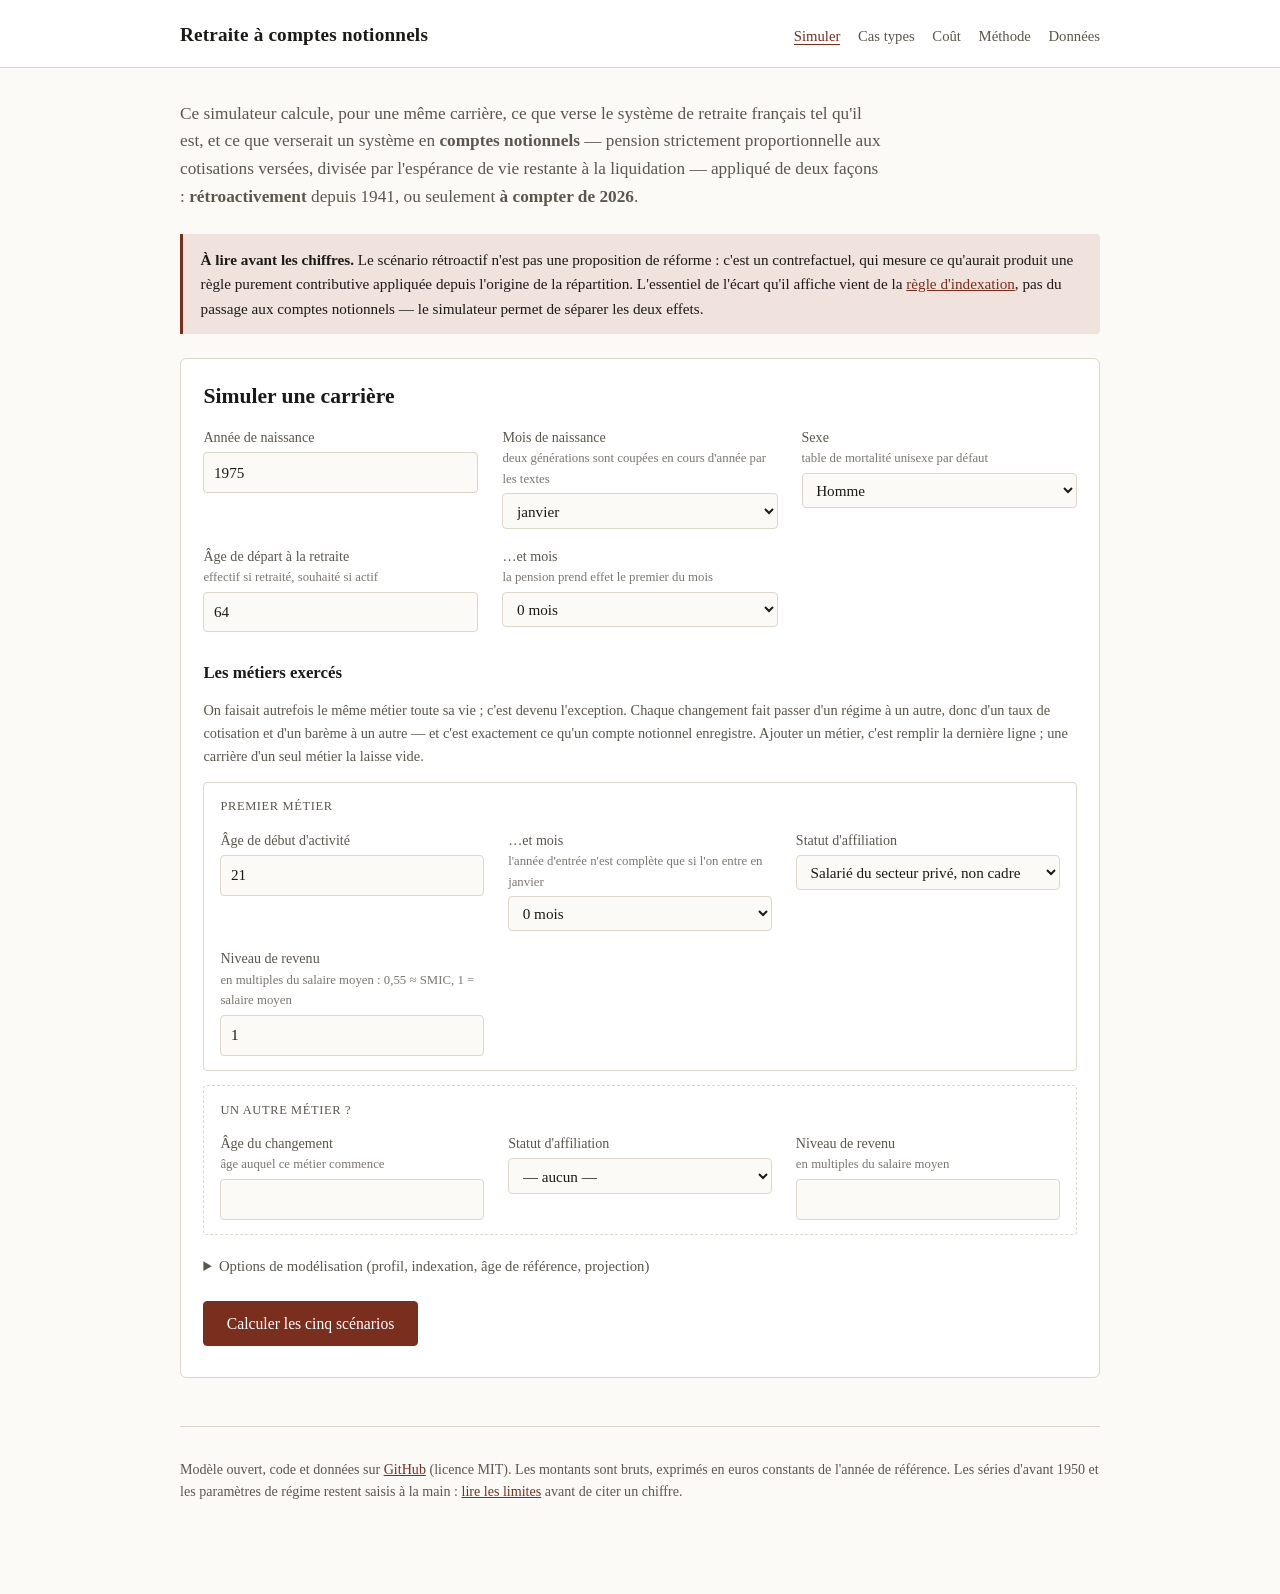
<file: index.html>
<!doctype html>
<html lang="fr">
<head>
<meta charset="utf-8">
<meta name="viewport" content="width=device-width, initial-scale=1">
<title>Retraite à comptes notionnels — simulateur</title>
<meta name="description" content="Simulateur d'un système de retraite français en comptes notionnels, appliqué rétroactivement depuis 1941. Le calcul s'exécute dans votre navigateur.">
<link rel="icon" href="data:image/svg+xml,<svg xmlns='http://www.w3.org/2000/svg' viewBox='0 0 32 32'><text y='26' font-size='26'>📈</text></svg>">

<!-- La feuille de style est extraite du module Python par
     scripts/construire_donnees.py : elle n'existe qu'en un seul endroit, celui
     où le modèle de référence décrit son propre rendu. -->
<link rel="stylesheet" href="moteur/style.css">
<link rel="preload" href="moteur/donnees.json" as="fetch" crossorigin>

<!-- Le portage est un graphe de modules profond de cinq niveaux : sans ces
     déclarations le navigateur ne découvre chaque niveau qu'après avoir reçu le
     précédent, soit cinq aller-retours avant que le modèle puisse tourner. Les
     annoncer tous ici les fait partir ensemble, dès la lecture de l'en-tête.
     La liste est verrouillée sur le contenu de moteur/js/ par un test. -->
<link rel="modulepreload" href="moteur/js/pages.js">
<link rel="modulepreload" href="moteur/js/simulateur.js">
<link rel="modulepreload" href="moteur/js/scenario-notionnel.js">
<link rel="modulepreload" href="moteur/js/age-reference.js">
<link rel="modulepreload" href="moteur/js/carriere.js">
<link rel="modulepreload" href="moteur/js/compte.js">
<link rel="modulepreload" href="moteur/js/conversion.js">
<link rel="modulepreload" href="moteur/js/cout.js">
<link rel="modulepreload" href="moteur/js/depenses.js">
<link rel="modulepreload" href="moteur/js/fusion.js">
<link rel="modulepreload" href="moteur/js/gabarit.js">
<link rel="modulepreload" href="moteur/js/indexation.js">
<link rel="modulepreload" href="moteur/js/macro.js">
<link rel="modulepreload" href="moteur/js/mortalite.js">
<link rel="modulepreload" href="moteur/js/scenario-actuel.js">
<link rel="modulepreload" href="moteur/js/calendrier.js">
<link rel="modulepreload" href="moteur/js/castypes.js">
<link rel="modulepreload" href="moteur/js/config.js">
<link rel="modulepreload" href="moteur/js/format.js">
<link rel="modulepreload" href="moteur/js/regimes.js">
<link rel="modulepreload" href="moteur/js/serie.js">

<style>
  /* Écran d'attente. Il ne s'affiche qu'au-delà d'un tiers de seconde : sur une
     connexion rapide le simulateur est prêt avant, et un écran qui n'aurait
     clignoté que le temps d'être aperçu vaut moins que rien. Le retard est en
     CSS et non en JavaScript, parce que l'attente qu'il couvre se produit
     justement avant que le moindre script ne soit chargé. */
  #amorce { max-width: 34rem; margin: 0 auto; padding: 5rem 1.5rem; text-align: center;
            animation: paraitre 0.25s ease-out 0.35s both; }
  #amorce h1 { font-size: 1.4rem; font-weight: 600; margin: 0 0 0.75rem; }
  #amorce p { color: var(--texte-doux); font-size: 0.98rem; }
  #amorce .jauge { height: 6px; width: min(24rem, 80%); margin: 2rem auto 0;
                   background: var(--fond-appui); border-radius: 3px; overflow: hidden; }
  #amorce .jauge > span { display: block; height: 100%; width: 30%;
                          background: var(--accent);
                          animation: glisse 1.4s ease-in-out infinite; }
  @keyframes paraitre { from { opacity: 0; } to { opacity: 1; } }
  /* Lue par les synthèses vocales, jamais affichée : le contenu de <main> est
     remplacé en bloc à chaque calcul, ce qu'un lecteur d'écran ne signale pas
     de lui-même. */
  .hors-ecran { position: absolute; width: 1px; height: 1px; overflow: hidden;
                clip-path: inset(50%); white-space: nowrap; }
  .replique { text-align: left; border-left: 3px solid var(--accent);
              background: var(--fond-appui); padding: 0.9rem 1.1rem; margin-top: 1.5rem;
              font-size: 0.92rem; }
</style>
</head>
<body>

<p id="annonce" class="hors-ecran" role="status" aria-live="polite"></p>

<div id="amorce">
  <h1>Retraite à comptes notionnels</h1>
  <p>Le simulateur se prépare. Le modèle et les données de référence s'exécutent
  dans votre navigateur : rien n'est envoyé à un serveur, et il n'y a rien à
  installer.</p>
  <div class="jauge"><span></span></div>
  <noscript>
    <div class="replique">Ce simulateur a besoin de JavaScript : le calcul se fait
    dans votre navigateur, il n'y a pas de serveur pour le faire à sa place.</div>
  </noscript>
</div>

<script type="module">
import { Contexte, TITRES, rendre } from "./moteur/js/pages.js";
import * as gabarit from "./moteur/js/gabarit.js";

const amorce = document.getElementById("amorce");
let contexte = null;

function echec(titre, detail) {
  amorce.innerHTML = `<h1>${titre}</h1><div class="replique">${detail}</div>`;
}

// -- démarrage ---------------------------------------------------------------

async function preparer() {
  // Requête volontairement nue : c'est celle que décrit le <link rel="preload">
  // de l'en-tête, `crossorigin` compris. Toute option qui s'en écarterait ferait
  // manquer le préchargement, et le paquet serait téléchargé deux fois.
  const reponse = await fetch("moteur/donnees.json", { cache: "force-cache" });
  if (!reponse.ok) {
    throw new Error(`moteur/donnees.json introuvable (${reponse.status})`);
  }
  const paquet = await reponse.json();

  contexte = new Contexte(paquet);
  // Construit le simulateur du jeu de paramètres par défaut — séries, tables de
  // mortalité et catalogue des régimes. C'est la seule opération qui coûte, et
  // les simulations suivantes la réutilisent.
  contexte.simulateur();
}

// -- rendu -------------------------------------------------------------------

function coquille() {
  amorce.remove();
  // Le pied est posé une fois, à côté de <main> et non dedans : un <footer>
  // imbriqué dans <main> n'est pas un repère « contentinfo » et disparaît de la
  // navigation par repères. Il est statique, le reconstruire à chaque rendu ne
  // servait rien non plus.
  document.body.insertAdjacentHTML("beforeend",
    '<div id="entete"></div><main id="contenu"></main>' + gabarit.pied());
}

// Ce que la synthèse vocale doit entendre après un calcul. Le contenu de <main>
// est remplacé en bloc : sans cette annonce, valider le formulaire ne produit
// aucun retour audible, alors que c'est l'interaction centrale du site.
function annoncer(texte) {
  const region = document.getElementById("annonce");
  // Vider d'abord : deux calculs qui donnent le même texte doivent s'entendre
  // deux fois, et une région dont le contenu ne change pas reste muette.
  region.textContent = "";
  setTimeout(() => { region.textContent = texte; }, 50);
}

// Résumé parlé d'une page rendue : le refus de saisie s'il y en a un, sinon les
// scénarios chiffrés, sinon le seul titre.
function resume(titre, contenu) {
  const refus = contenu.querySelector(".erreur");
  if (refus) { return `${titre}. ${refus.textContent.trim()}`; }

  const scenarios = [...contenu.querySelectorAll(".scenario")].map((bloc) => {
    const nom = bloc.querySelector(".titre")?.textContent.trim();
    const mensuel = bloc.querySelector(".mensuel")?.textContent.trim();
    return nom && mensuel ? `${nom} : ${mensuel} par mois` : null;
  }).filter(Boolean);

  return scenarios.length
    ? `${titre}. ${scenarios.length} scénarios calculés. ${scenarios.join(". ")}.`
    : `${titre}.`;
}

function chargement(message) {
  return `<div class="chargement">${message}<div class="jauge"><span></span></div></div>`;
}

function adresse() {
  const brut = location.hash.replace(/^#/, "") || "/";
  const separation = brut.indexOf("?");
  const chemin = separation === -1 ? brut : brut.slice(0, separation);
  const requete = separation === -1 ? "" : brut.slice(separation + 1);
  const parametres = {};
  new URLSearchParams(requete).forEach((valeur, cle) => { parametres[cle] = valeur; });
  return { chemin: chemin || "/", parametres };
}

// Ce qu'annonce l'écran d'attente des pages qui calculent longtemps : mieux
// vaut dire ce qui prend du temps que laisser une jauge tourner sans motif.
const MESSAGES_ATTENTE = {
  "/cas-types": "Calcul des 12 cas types sur 7 générations…",
  "/cout": "Calcul des 12 cas types sur 19 générations, puis de soixante-six "
    + "années de dépense…",
};

// Les options de modélisation restent ouvertes d'une simulation à l'autre :
// qui les a dépliées une fois y revient.
let optionsDepliees = false;

async function afficher() {
  const cible = adresse();
  const contenu = document.getElementById("contenu");
  const details = contenu.querySelector("form details");
  if (details) { optionsDepliees = details.open; }

  document.body.classList.add("calcul-en-cours");
  contenu.innerHTML = chargement(
    MESSAGES_ATTENTE[cible.chemin] || "Calcul en cours…",
  );
  // Laisse le navigateur peindre l'attente avant de bloquer sur le calcul.
  await new Promise((suite) => { setTimeout(suite, 20); });

  let titre;
  let corps;
  try {
    [titre, corps] = rendre(contexte, cible.chemin in TITRES ? cible.chemin : "/",
      cible.parametres);
  } catch (erreur) {
    document.body.classList.remove("calcul-en-cours");
    contenu.innerHTML = '<div class="erreur"><strong>Le calcul a échoué.</strong> '
      + String(erreur).replace(/[<>&]/g, "") + "</div>";
    annoncer(`Le calcul a échoué. ${String(erreur).replace(/[<>&]/g, "")}`);
    return;
  }

  document.getElementById("entete").innerHTML = gabarit.entete(cible.chemin);
  contenu.innerHTML = corps;
  document.title = `${titre} — Retraite en comptes notionnels`;
  document.body.classList.remove("calcul-en-cours");
  annoncer(resume(titre, contenu));

  const nouveauDetails = contenu.querySelector("form details");
  if (nouveauDetails && optionsDepliees) { nouveauDetails.open = true; }
  window.scrollTo({ top: 0 });
}

// -- navigation --------------------------------------------------------------

document.addEventListener("submit", (evenement) => {
  const formulaire = evenement.target.closest("form");
  if (!formulaire) { return; }
  evenement.preventDefault();

  const parametres = new URLSearchParams();
  new FormData(formulaire).forEach((valeur, cle) => {
    if (String(valeur).trim() !== "") { parametres.set(cle, valeur); }
  });
  const cible = `#/?${parametres.toString()}`;
  if (location.hash === cible) { afficher(); } else { location.hash = cible; }
});

window.addEventListener("hashchange", afficher);

preparer().then(() => {
  coquille();
  return afficher();
}).catch((erreur) => {
  echec(
    "Le simulateur n'a pas pu se charger",
    `<p>${String(erreur)}</p>`
    + "<p>Le modèle et ses données sont servis depuis ce dépôt : un réseau "
    + "coupé pendant le chargement, ou un navigateur qui bloque les modules "
    + "JavaScript, peuvent l'empêcher d'aboutir. Recharger la page suffit "
    + "souvent ; sinon, un navigateur à jour (Firefox, Chrome, Safari, Edge) "
    + "règle le problème.</p>"
    + '<p><a href="https://github.com/wald52/retraitecomptenotionelle">'
    + "Le dépôt du projet</a></p>",
  );
});
</script>
</body>
</html>
</file>
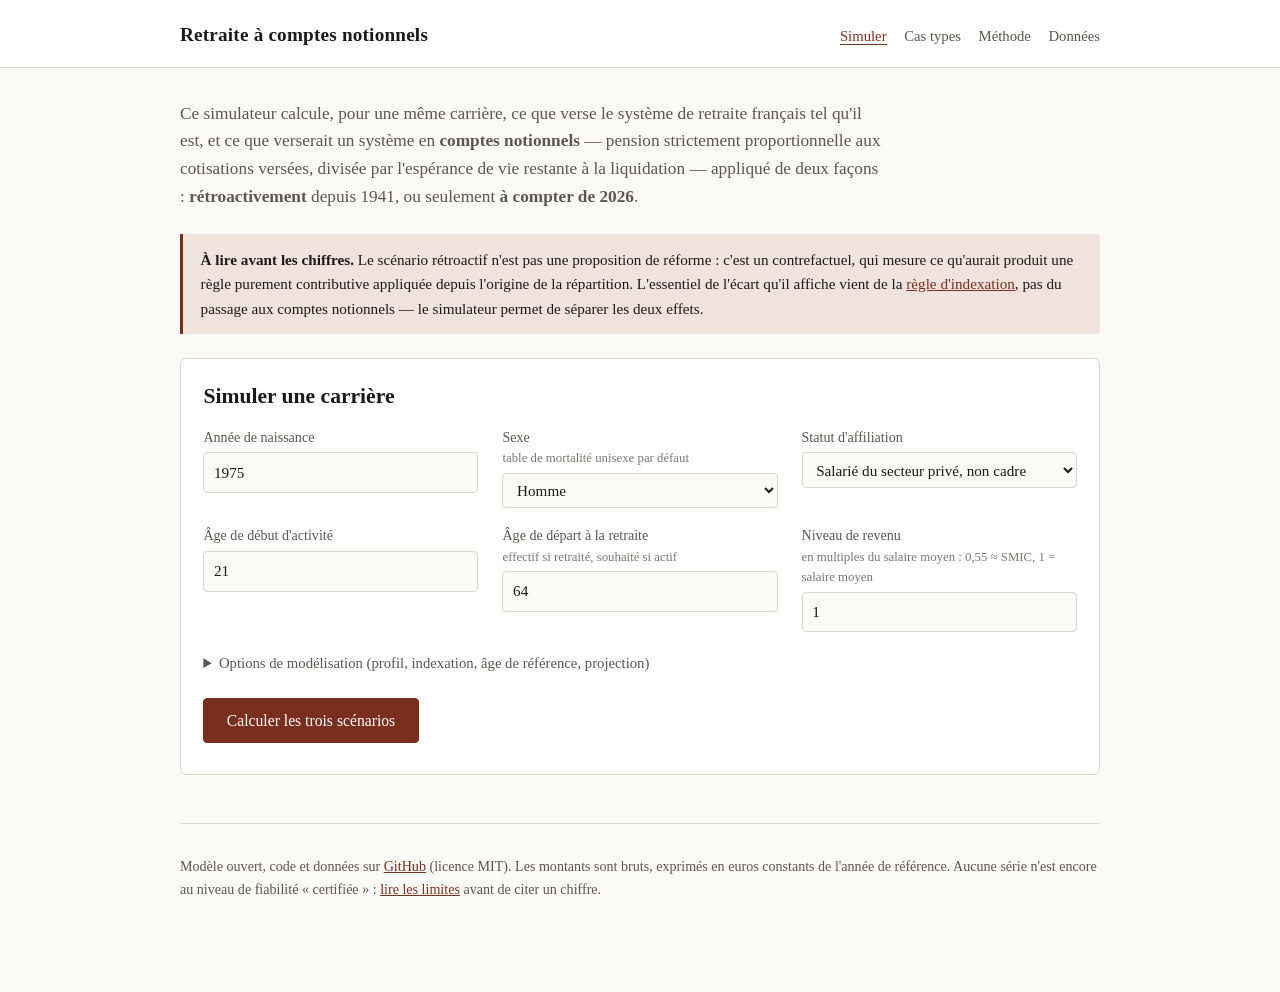
<file: docs/index.html>
<!doctype html>
<html lang="fr">
<head>
<meta charset="utf-8">
<meta name="viewport" content="width=device-width, initial-scale=1">
<title>Retraite à comptes notionnels — simulateur</title>
<meta name="description" content="Simulateur d'un système de retraite français en comptes notionnels, appliqué rétroactivement depuis 1941. Le calcul s'exécute dans votre navigateur.">
<link rel="icon" href="data:image/svg+xml,<svg xmlns='http://www.w3.org/2000/svg' viewBox='0 0 32 32'><text y='26' font-size='26'>📈</text></svg>">

<!-- Style d'amorçage, le temps que le moteur se charge. La feuille de style
     complète est produite par le module Python, pour n'exister qu'en un seul
     endroit. -->
<style>
  :root { color-scheme: light dark; --fond: #fbfaf7; --texte: #1b1a17;
          --texte-doux: #5c574d; --accent: #7a2e1e; --trait: #ddd7cb;
          --fond-appui: #f2efe9; }
  @media (prefers-color-scheme: dark) {
    :root { --fond: #16151a; --texte: #ece9e3; --texte-doux: #a5a099;
            --accent: #e08b6f; --trait: #35333c; --fond-appui: #26252c; }
  }
  body { margin: 0; background: var(--fond); color: var(--texte);
         font-family: "Iowan Old Style", "Palatino Linotype", Palatino, Georgia, serif;
         font-size: 17px; line-height: 1.6; }
  #amorce { max-width: 34rem; margin: 0 auto; padding: 5rem 1.5rem; text-align: center; }
  #amorce h1 { font-size: 1.4rem; font-weight: 600; margin: 0 0 0.75rem; }
  #amorce p { color: var(--texte-doux); font-size: 0.98rem; }
  #etape { font-size: 0.92rem; margin-top: 1.75rem; }
  .jauge { height: 6px; width: min(24rem, 80%); margin: 0.9rem auto 0;
           background: var(--fond-appui); border-radius: 3px; overflow: hidden; }
  .jauge > span { display: block; height: 100%; width: 30%; background: var(--accent);
                  animation: glisse 1.4s ease-in-out infinite; }
  @keyframes glisse { 0% { transform: translateX(-100%); } 100% { transform: translateX(333%); } }
  #amorce.echec .jauge { display: none; }
  #amorce code { background: var(--fond-appui); padding: 0.1rem 0.35rem;
                 border-radius: 3px; font-size: 0.88rem; }
  .replique { text-align: left; border-left: 3px solid var(--accent);
              background: var(--fond-appui); padding: 0.9rem 1.1rem; margin-top: 1.5rem;
              font-size: 0.92rem; }
</style>
<style id="style-simulateur"></style>
</head>
<body>

<div id="amorce">
  <h1>Retraite à comptes notionnels</h1>
  <p>Le simulateur se prépare. Le modèle — code Python et données de référence —
  s'exécute dans votre navigateur : rien n'est envoyé à un serveur, et il n'y a
  rien à installer. Le premier chargement prend quelques secondes, les suivants
  sont immédiats.</p>
  <div id="etape">Démarrage…</div>
  <div class="jauge"><span></span></div>
  <noscript>
    <div class="replique">Ce simulateur a besoin de JavaScript : le calcul se fait
    dans votre navigateur, il n'y a pas de serveur pour le faire à sa place.</div>
  </noscript>
</div>

<script src="pyodide/pyodide.js"></script>
<script>
(function () {
  "use strict";

  // Tout est servi depuis ce dépôt : l'environnement Python comme le modèle.
  // Aucune requête vers un tiers, rien à installer, rien à autoriser.
  const INDEX_PYODIDE = "pyodide/";
  const RACINE = "/simulateur";
  const amorce = document.getElementById("amorce");
  let moteur = null;      // module Python retraite_notionnelle.web.navigateur
  let rendu = null;       // fonction (chemin, parametres) -> {titre, corps, ...}

  function etape(texte) {
    document.getElementById("etape").textContent = texte;
  }

  function echec(titre, detail) {
    amorce.classList.add("echec");
    amorce.innerHTML =
      "<h1>" + titre + "</h1>" +
      '<div class="replique">' + detail + "</div>";
  }

  // -- démarrage -------------------------------------------------------------

  async function preparer() {
    if (typeof loadPyodide !== "function") {
      throw new Error("environnement introuvable");
    }
    etape("Chargement de Python (environ 12 Mo, mis en cache ensuite)…");
    const pyodide = await loadPyodide({ indexURL: INDEX_PYODIDE });

    etape("Chargement de la bibliothèque de lecture des données…");
    await pyodide.loadPackage("pyyaml");

    etape("Chargement du modèle et des séries de référence…");
    const reponse = await fetch("simulateur.zip", { cache: "force-cache" });
    if (!reponse.ok) {
      throw new Error("simulateur.zip introuvable (" + reponse.status + ")");
    }
    const paquet = await reponse.arrayBuffer();
    pyodide.FS.mkdirTree(RACINE);
    await pyodide.unpackArchive(paquet, "zip", { extractDir: RACINE });
    pyodide.runPython("import sys; sys.path.insert(0, " + JSON.stringify(RACINE) + ")");

    etape("Calibration des tables de mortalité…");
    moteur = pyodide.pyimport("retraite_notionnelle.web.navigateur");
    document.getElementById("style-simulateur").textContent = moteur.feuille_de_style();
    moteur.demarrer(RACINE + "/data");

    rendu = function (chemin, parametres) {
      return JSON.parse(moteur.rendre_page(chemin, JSON.stringify(parametres)));
    };
  }

  // -- rendu -----------------------------------------------------------------

  function coquille() {
    amorce.remove();
    document.body.insertAdjacentHTML("beforeend",
      '<div id="entete"></div><main id="contenu"></main>');
  }

  function chargement(message) {
    return '<div class="chargement">' + message +
           '<div class="jauge"><span></span></div></div>';
  }

  function adresse() {
    const brut = location.hash.replace(/^#/, "") || "/";
    const separation = brut.indexOf("?");
    const chemin = separation === -1 ? brut : brut.slice(0, separation);
    const requete = separation === -1 ? "" : brut.slice(separation + 1);
    const parametres = {};
    new URLSearchParams(requete).forEach(function (valeur, cle) {
      parametres[cle] = valeur;
    });
    return { chemin: chemin || "/", parametres: parametres };
  }

  // Les options de modélisation restent ouvertes d'une simulation à l'autre :
  // qui les a dépliées une fois y revient.
  let optionsDepliees = false;

  async function afficher() {
    const cible = adresse();
    const contenu = document.getElementById("contenu");
    const details = contenu.querySelector("form details");
    if (details) { optionsDepliees = details.open; }

    document.body.classList.add("calcul-en-cours");
    contenu.innerHTML = chargement(
      cible.chemin === "/cas-types"
        ? "Calcul des 12 cas types sur 7 générations…"
        : "Calcul en cours…"
    );
    // Laisse le navigateur peindre l'attente avant de bloquer sur le calcul.
    await new Promise(function (suite) { setTimeout(suite, 20); });

    let page;
    try {
      page = rendu(cible.chemin, cible.parametres);
    } catch (erreur) {
      document.body.classList.remove("calcul-en-cours");
      contenu.innerHTML =
        '<div class="erreur"><strong>Le calcul a échoué.</strong> ' +
        String(erreur).replace(/[<>&]/g, "") + "</div>";
      return;
    }

    document.getElementById("entete").innerHTML = page.entete;
    contenu.innerHTML = page.corps + page.pied;
    document.title = page.titre + " — Retraite en comptes notionnels";
    document.body.classList.remove("calcul-en-cours");

    const nouveauDetails = contenu.querySelector("form details");
    if (nouveauDetails && optionsDepliees) { nouveauDetails.open = true; }
    window.scrollTo({ top: 0 });
  }

  // -- navigation ------------------------------------------------------------

  document.addEventListener("submit", function (evenement) {
    const formulaire = evenement.target.closest("form");
    if (!formulaire) { return; }
    evenement.preventDefault();

    const parametres = new URLSearchParams();
    new FormData(formulaire).forEach(function (valeur, cle) {
      if (String(valeur).trim() !== "") { parametres.set(cle, valeur); }
    });
    const cible = "#/?" + parametres.toString();
    if (location.hash === cible) { afficher(); } else { location.hash = cible; }
  });

  window.addEventListener("hashchange", afficher);

  preparer().then(function () {
    coquille();
    return afficher();
  }).catch(function (erreur) {
    echec(
      "Le simulateur n'a pas pu se charger",
      "<p>" + String(erreur) + "</p>" +
      "<p>Le calcul s'exécute dans le navigateur, au moyen de WebAssembly. " +
      "Un navigateur ancien, ou un mode de navigation qui bloque WebAssembly, " +
      "peut l'en empêcher. Réessayer après rechargement de la page suffit " +
      "souvent ; sinon, un navigateur à jour (Firefox, Chrome, Safari, Edge) " +
      "règle le problème.</p>" +
      '<p><a href="https://github.com/wald52/retraitecomptenotionelle">' +
      "Le dépôt du projet</a></p>"
    );
  });
})();
</script>
</body>
</html>
</file>
<file: moteur/style.css>
/* Extrait de src/retraite_notionnelle/web/gabarit.py par
   scripts/construire_donnees.py — ne pas modifier ici. */
:root {
  color-scheme: light dark;
  --fond: #fbfaf7;
  --fond-carte: #ffffff;
  --fond-appui: #f2efe9;
  --texte: #1b1a17;
  --texte-doux: #5c574d;
  --trait: #ddd7cb;
  --accent: #7a2e1e;
  --accent-doux: #f0e2dd;
  --actuel: #3f5c66;
  --retroactif: #a2472e;
  --prospectif: #6a6a4d;
  --retroactif-employeur: #7c5a86;
  --prospectif-employeur: #35705f;
  --alerte: #8a5a00;
  /* Palette des graphiques : neuf teintes, assez distinctes pour se suivre
     empilées, assez proches pour ne pas jurer avec le reste de la page. */
  --serie-1: #3f5c66;
  --serie-2: #a2472e;
  --serie-3: #6a6a4d;
  --serie-4: #7c5a86;
  --serie-5: #35705f;
  --serie-6: #b07d2b;
  --serie-7: #4a6f9c;
  --serie-8: #8a6552;
  --serie-9: #9a9186;
}
@media (prefers-color-scheme: dark) {
  :root {
    --fond: #16151a;
    --fond-carte: #1e1d23;
    --fond-appui: #26252c;
    --texte: #ece9e3;
    --texte-doux: #a5a099;
    --trait: #35333c;
    --accent: #e08b6f;
    --accent-doux: #3a2820;
    --actuel: #8fb2c0;
    --retroactif: #e08b6f;
    --prospectif: #bcbc8e;
    --retroactif-employeur: #c39ccd;
    --prospectif-employeur: #79bda9;
    --alerte: #e0b062;
    --serie-1: #8fb2c0;
    --serie-2: #e08b6f;
    --serie-3: #bcbc8e;
    --serie-4: #c39ccd;
    --serie-5: #79bda9;
    --serie-6: #e0b062;
    --serie-7: #8fabd4;
    --serie-8: #c8a08a;
    --serie-9: #b3aca2;
  }
}
* { box-sizing: border-box; }
body {
  margin: 0;
  background: var(--fond);
  color: var(--texte);
  font-family: "Iowan Old Style", "Palatino Linotype", Palatino, Georgia, serif;
  font-size: 17px;
  line-height: 1.6;
}
main { max-width: 60rem; margin: 0 auto; padding: 0 1.25rem; }
header.bandeau {
  border-bottom: 1px solid var(--trait);
  background: var(--fond-carte);
  padding: 1.25rem 0 1rem;
  margin-bottom: 2rem;
}
header.bandeau .interieur {
  max-width: 60rem; margin: 0 auto; padding: 0 1.25rem;
  display: flex; flex-wrap: wrap; gap: 0.75rem 1.5rem;
  align-items: baseline; justify-content: space-between;
}
header.bandeau h1 { font-size: 1.2rem; margin: 0; letter-spacing: 0.01em; }
header.bandeau h1 a { color: inherit; text-decoration: none; }
nav a {
  color: var(--texte-doux); text-decoration: none;
  margin-left: 1.1rem; font-size: 0.92rem;
  border-bottom: 1px solid transparent;
}
nav a:hover, nav a[aria-current="page"] {
  color: var(--accent); border-bottom-color: var(--accent);
}
h2 { font-size: 1.35rem; margin: 2.5rem 0 0.75rem; font-weight: 600; }
h3 { font-size: 1.05rem; margin: 1.75rem 0 0.5rem; font-weight: 600; }
p { margin: 0.7rem 0; }
a { color: var(--accent); }
.chapeau { font-size: 1.08rem; color: var(--texte-doux); max-width: 44rem; }
.carte {
  background: var(--fond-carte); border: 1px solid var(--trait);
  border-radius: 6px; padding: 1.25rem 1.4rem; margin: 1.5rem 0;
}
.note {
  border-left: 3px solid var(--accent); background: var(--accent-doux);
  padding: 0.85rem 1.1rem; margin: 1.5rem 0; font-size: 0.95rem;
  border-radius: 0 4px 4px 0;
}
.note.avertissement { border-left-color: var(--alerte); }
.discret { color: var(--texte-doux); font-size: 0.9rem; }
form .grille {
  display: grid; grid-template-columns: repeat(auto-fit, minmax(15rem, 1fr));
  gap: 1rem 1.5rem;
}
label { display: block; font-size: 0.88rem; color: var(--texte-doux); margin-bottom: 0.25rem; }
label .aide { display: block; font-size: 0.8rem; opacity: 0.8; }
input, select {
  width: 100%; padding: 0.45rem 0.6rem; font: inherit; font-size: 0.95rem;
  color: var(--texte); background: var(--fond); border: 1px solid var(--trait);
  border-radius: 4px;
}
input:focus, select:focus { outline: 2px solid var(--accent); outline-offset: 1px; }
button {
  font: inherit; font-size: 0.98rem; padding: 0.55rem 1.4rem; cursor: pointer;
  color: var(--fond-carte); background: var(--accent);
  border: 1px solid var(--accent); border-radius: 4px;
}
button:hover { opacity: 0.9; }
/* Les métiers de la carrière : une boîte par métier, la dernière en pointillé
   parce qu'elle n'en décrit encore aucun — c'est celle qui sert à en ajouter. */
.metiers { display: grid; gap: 0.9rem; margin: 0.9rem 0 0; }
.metier { border: 1px solid var(--trait); border-radius: 4px; padding: 0.9rem 1rem; }
.metier.facultatif { border-style: dashed; }
.metier > .rang {
  margin: 0 0 0.7rem; font-size: 0.78rem; letter-spacing: 0.05em;
  text-transform: uppercase; color: var(--texte-doux);
}
details { margin-top: 1.25rem; }
summary { cursor: pointer; color: var(--texte-doux); font-size: 0.92rem; }
summary:hover { color: var(--accent); }
details > .grille { margin-top: 1rem; }
.defilant { overflow-x: auto; }
table { border-collapse: collapse; width: 100%; font-size: 0.95rem; }
th, td { text-align: right; padding: 0.5rem 0.6rem; border-bottom: 1px solid var(--trait); }
th:first-child, td:first-child { text-align: left; }
thead th { font-size: 0.82rem; color: var(--texte-doux); font-weight: 600; }
tbody tr:last-child td { border-bottom: none; }
td.nombre, th.nombre { font-variant-numeric: tabular-nums; }
.scenario { margin: 1.4rem 0; }
.scenario .entete { display: flex; justify-content: space-between; gap: 1rem; align-items: baseline; }
.scenario .titre { font-weight: 600; }
.scenario .montant { font-variant-numeric: tabular-nums; white-space: nowrap; }
.scenario .montant .mensuel { font-size: 1.25rem; }
.scenario .montant .annuel { color: var(--texte-doux); font-size: 0.85rem; }
.barre { height: 12px; background: var(--fond-appui); border-radius: 6px; margin-top: 0.4rem; }
.barre > span { display: block; height: 100%; border-radius: 6px; }
.barre.actuel > span { background: var(--actuel); }
.barre.retroactif > span { background: var(--retroactif); }
.barre.prospectif > span { background: var(--prospectif); }
.barre.retroactif-employeur > span { background: var(--retroactif-employeur); }
.barre.prospectif-employeur > span { background: var(--prospectif-employeur); }
.scenario .glose { font-size: 0.88rem; color: var(--texte-doux); margin-top: 0.35rem; }
.fiches { display: grid; grid-template-columns: repeat(auto-fit, minmax(11rem, 1fr)); gap: 1rem; }
.fiche .valeur { font-size: 1.2rem; font-variant-numeric: tabular-nums; }
.fiche .etiquette { font-size: 0.82rem; color: var(--texte-doux); }
.etiquette-fiabilite {
  display: inline-block; font-size: 0.78rem; letter-spacing: 0.04em;
  text-transform: uppercase; padding: 0.15rem 0.5rem; border-radius: 3px;
  background: var(--fond-appui); color: var(--texte-doux);
}
/* Graphiques : du SVG écrit à la main, dont seules les couleurs et les tailles
   de texte sont ici. Le tracé lui-même est dans `graphique()`. */
.graphique { margin: 1.3rem 0 1.7rem; }
.graphique svg { display: block; width: 100%; height: auto; overflow: visible; }
.graphique .grille { stroke: var(--trait); stroke-width: 1; }
.graphique .axe { stroke: var(--texte-doux); stroke-width: 1; }
.graphique .courbe {
  fill: none; stroke-width: 2.5;
  stroke-linejoin: round; stroke-linecap: round;
}
.graphique .bande { stroke: none; }
.graphique .graduation {
  fill: var(--texte-doux); font-family: inherit; font-size: 12px;
  font-variant-numeric: tabular-nums;
}
ul.legende {
  list-style: none; margin: 0.6rem 0 0; padding: 0;
  display: flex; flex-wrap: wrap; gap: 0.3rem 1.2rem; font-size: 0.86rem;
}
ul.legende li { display: flex; align-items: baseline; gap: 0.4rem; }
.pastille {
  display: inline-block; flex: none;
  width: 0.7rem; height: 0.7rem; border-radius: 2px;
}
ul.serree { margin: 0.5rem 0; padding-left: 1.2rem; }
ul.serree li { margin: 0.3rem 0; }
footer {
  /* Hors de <main>, le pied porte lui-même la boîte que <main> lui prêtait.
     Le filet doit s'aligner sur le texte : la largeur est donc celle de la
     *zone de contenu* de <main> — 60rem moins ses deux marges intérieures —
     et le padding horizontal reste nul, sans quoi le filet déborderait. */
  width: calc(100% - 2.5rem); max-width: 57.5rem;
  margin: 3rem auto 0; padding: 1.25rem 0 5rem;
  border-top: 1px solid var(--trait);
  font-size: 0.88rem; color: var(--texte-doux);
}
.erreur {
  border-left: 3px solid var(--retroactif); background: var(--fond-appui);
  padding: 0.85rem 1.1rem; margin: 1.5rem 0;
}
pre.json {
  background: var(--fond-appui); border: 1px solid var(--trait); border-radius: 4px;
  padding: 0.9rem 1.1rem; overflow-x: auto; max-height: 26rem; overflow-y: auto;
  font-size: 0.82rem; line-height: 1.45;
  font-family: ui-monospace, "SF Mono", Menlo, Consolas, monospace;
}
.chargement { text-align: center; padding: 4rem 1rem; color: var(--texte-doux); }
.chargement .jauge {
  height: 6px; width: min(24rem, 80%); margin: 1.5rem auto 0;
  background: var(--fond-appui); border-radius: 3px; overflow: hidden;
}
.chargement .jauge > span {
  display: block; height: 100%; width: 30%; background: var(--accent);
  animation: glisse 1.4s ease-in-out infinite;
}
@keyframes glisse {
  0% { transform: translateX(-100%); }
  100% { transform: translateX(333%); }
}
body.calcul-en-cours main { opacity: 0.45; transition: opacity 0.2s; }

/* Téléphone : le montant passe sous l'intitulé du scénario plutôt que de se
   serrer contre lui, et la page respire un peu moins large. */
@media (max-width: 34rem) {
  body { font-size: 16px; }
  main { padding: 0 1rem; }
  footer { width: calc(100% - 2rem); padding: 1.25rem 0 4rem; }
  .carte { padding: 1rem 1.1rem; }
  header.bandeau .interieur { gap: 0.4rem 1rem; }
  nav a { margin: 0 1.1rem 0 0; }
  .scenario .entete { flex-direction: column; gap: 0.15rem; }
  .scenario .montant { white-space: normal; }
  .fiches { grid-template-columns: repeat(auto-fit, minmax(8rem, 1fr)); }
  form .grille { gap: 0.9rem; }
  /* Le SVG se réduit avec la page : ses textes, exprimés en unités du viewBox,
     se réduiraient d'autant et deviendraient illisibles. On les grossit donc
     dans le repère pour qu'ils gardent leur taille à l'écran. */
  .graphique .graduation { font-size: 20px; }
}
</file>
